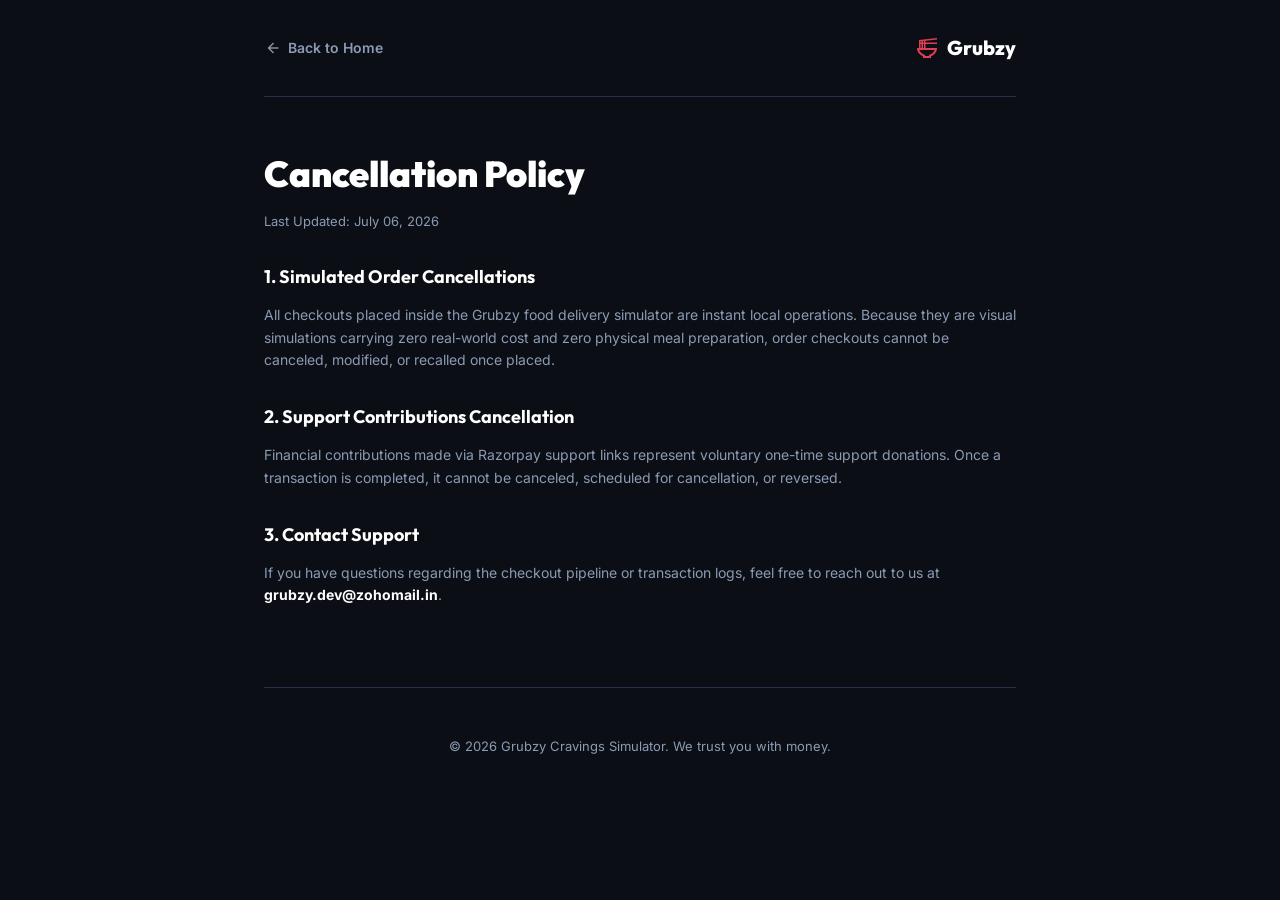
<file: cancellation.html>
<!DOCTYPE html>
<html lang="en">
<head>
  <meta charset="UTF-8">
  <meta name="viewport" content="width=device-width, initial-scale=1.0">
  <title>Cancellation Policy | Grubzy</title>
  <link rel="preconnect" href="https://fonts.googleapis.com">
  <link rel="preconnect" href="https://fonts.gstatic.com" crossorigin>
  <link href="https://fonts.googleapis.com/css2?family=Inter:wght@400;500;600;700&family=Outfit:wght@500;600;700;800;900&family=Material+Symbols+Outlined:opsz,wght,FILL,GRAD@24,400,0..1,0" rel="stylesheet">
  <link rel="stylesheet" href="styles.css">
</head>
<body class="dark-theme">

  <div class="policy-container">
    
    <header class="policy-header">
      <a href="index.html" class="back-link">
        <span class="material-symbols-outlined">arrow_back</span>
        Back to Home
      </a>
      <div class="brand">
        <span class="material-symbols-outlined logo-icon">ramen_dining</span>
        <h1>Grubzy</h1>
      </div>
    </header>

    <main class="policy-content">
      <h2>Cancellation Policy</h2>
      <p class="last-updated">Last Updated: July 06, 2026</p>

      <section class="policy-section">
        <h3>1. Simulated Order Cancellations</h3>
        <p>
          All checkouts placed inside the Grubzy food delivery simulator are instant local operations. Because they are visual simulations carrying zero real-world cost and zero physical meal preparation, order checkouts cannot be canceled, modified, or recalled once placed.
        </p>
      </section>

      <section class="policy-section">
        <h3>2. Support Contributions Cancellation</h3>
        <p>
          Financial contributions made via Razorpay support links represent voluntary one-time support donations. Once a transaction is completed, it cannot be canceled, scheduled for cancellation, or reversed.
        </p>
      </section>

      <section class="policy-section">
        <h3>3. Contact Support</h3>
        <p>
          If you have questions regarding the checkout pipeline or transaction logs, feel free to reach out to us at <strong>grubzy.dev@zohomail.in</strong>.
        </p>
      </section>
    </main>

    <footer class="landing-footer">
      <p>© 2026 Grubzy Cravings Simulator. We trust you with money.</p>
    </footer>

  </div>

</body>
</html>
</file>
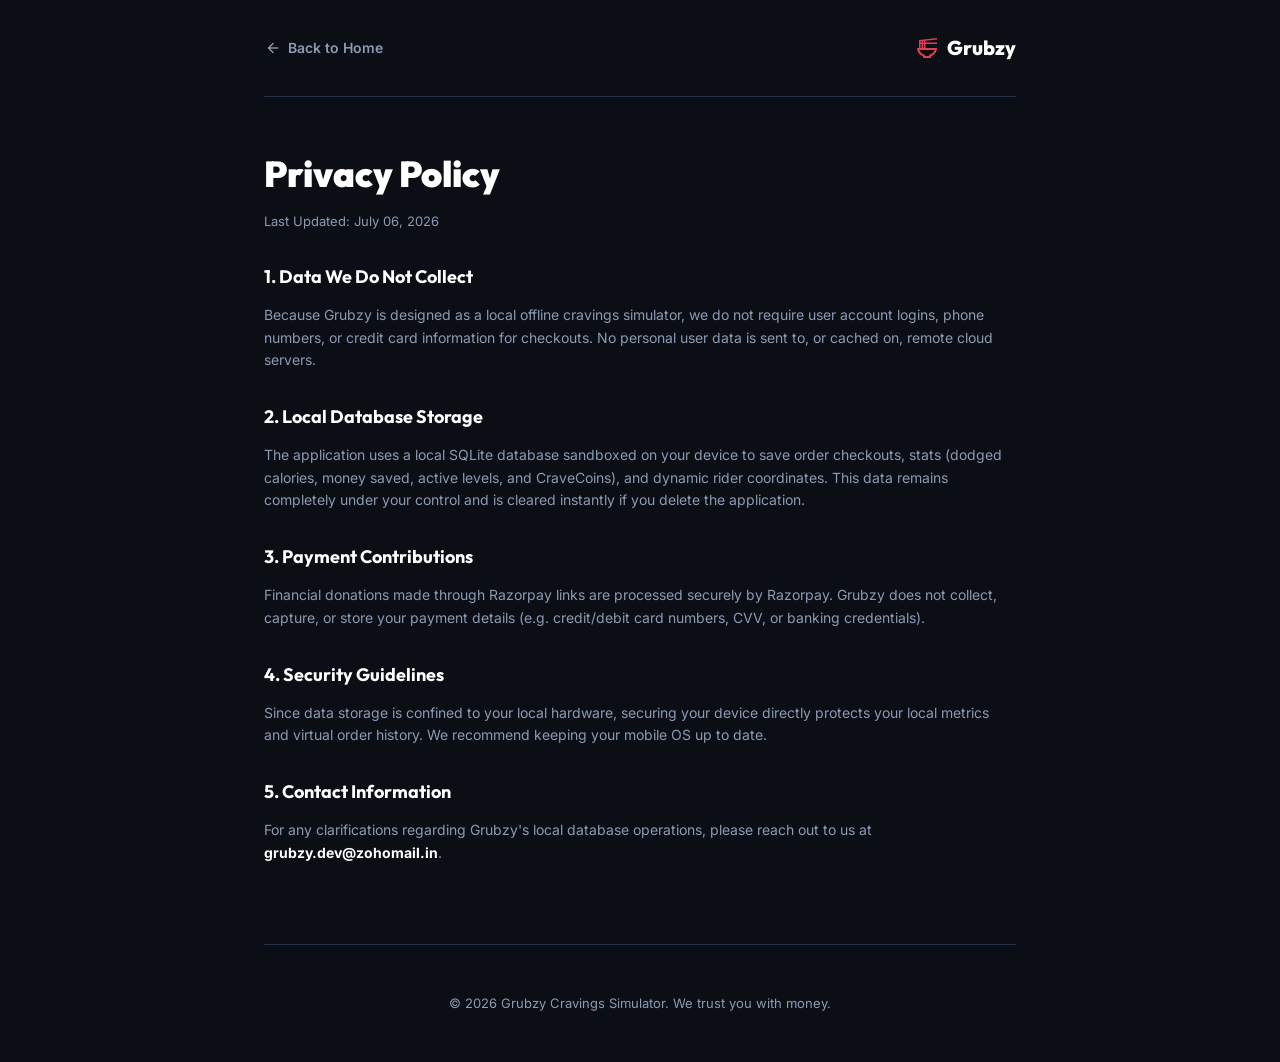
<file: privacy.html>
<!DOCTYPE html>
<html lang="en">

<head>
  <meta charset="UTF-8">
  <meta name="viewport" content="width=device-width, initial-scale=1.0">
  <title>Privacy Policy | Grubzy</title>
  <link rel="preconnect" href="https://fonts.googleapis.com">
  <link rel="preconnect" href="https://fonts.gstatic.com" crossorigin>
  <link
    href="https://fonts.googleapis.com/css2?family=Inter:wght@400;500;600;700&family=Outfit:wght@500;600;700;800;900&family=Material+Symbols+Outlined:opsz,wght,FILL,GRAD@24,400,0..1,0"
    rel="stylesheet">
  <link rel="stylesheet" href="styles.css">
</head>

<body class="dark-theme">

  <div class="policy-container">

    <header class="policy-header">
      <a href="index.html" class="back-link">
        <span class="material-symbols-outlined">arrow_back</span>
        Back to Home
      </a>
      <div class="brand">
        <span class="material-symbols-outlined logo-icon">ramen_dining</span>
        <h1>Grubzy</h1>
      </div>
    </header>

    <main class="policy-content">
      <h2>Privacy Policy</h2>
      <p class="last-updated">Last Updated: July 06, 2026</p>

      <section class="policy-section">
        <h3>1. Data We Do Not Collect</h3>
        <p>
          Because Grubzy is designed as a local offline cravings simulator, we do not require user account logins, phone
          numbers, or credit card information for checkouts. No personal user data is sent to, or cached on, remote
          cloud servers.
        </p>
      </section>

      <section class="policy-section">
        <h3>2. Local Database Storage</h3>
        <p>
          The application uses a local SQLite database sandboxed on your device to save order checkouts, stats (dodged
          calories, money saved, active levels, and CraveCoins), and dynamic rider coordinates. This data remains
          completely under your control and is cleared instantly if you delete the application.
        </p>
      </section>

      <section class="policy-section">
        <h3>3. Payment Contributions</h3>
        <p>
          Financial donations made through Razorpay links are processed securely by Razorpay. Grubzy does not collect,
          capture, or store your payment details (e.g. credit/debit card numbers, CVV, or banking credentials).
        </p>
      </section>

      <section class="policy-section">
        <h3>4. Security Guidelines</h3>
        <p>
          Since data storage is confined to your local hardware, securing your device directly protects your local
          metrics and virtual order history. We recommend keeping your mobile OS up to date.
        </p>
      </section>

      <section class="policy-section">
        <h3>5. Contact Information</h3>
        <p>
          For any clarifications regarding Grubzy's local database operations, please reach out to us at
          <strong>grubzy.dev@zohomail.in</strong>.
        </p>
      </section>
    </main>

    <footer class="landing-footer">
      <p>© 2026 Grubzy Cravings Simulator. We trust you with money.</p>
    </footer>

  </div>

</body>

</html>
</file>
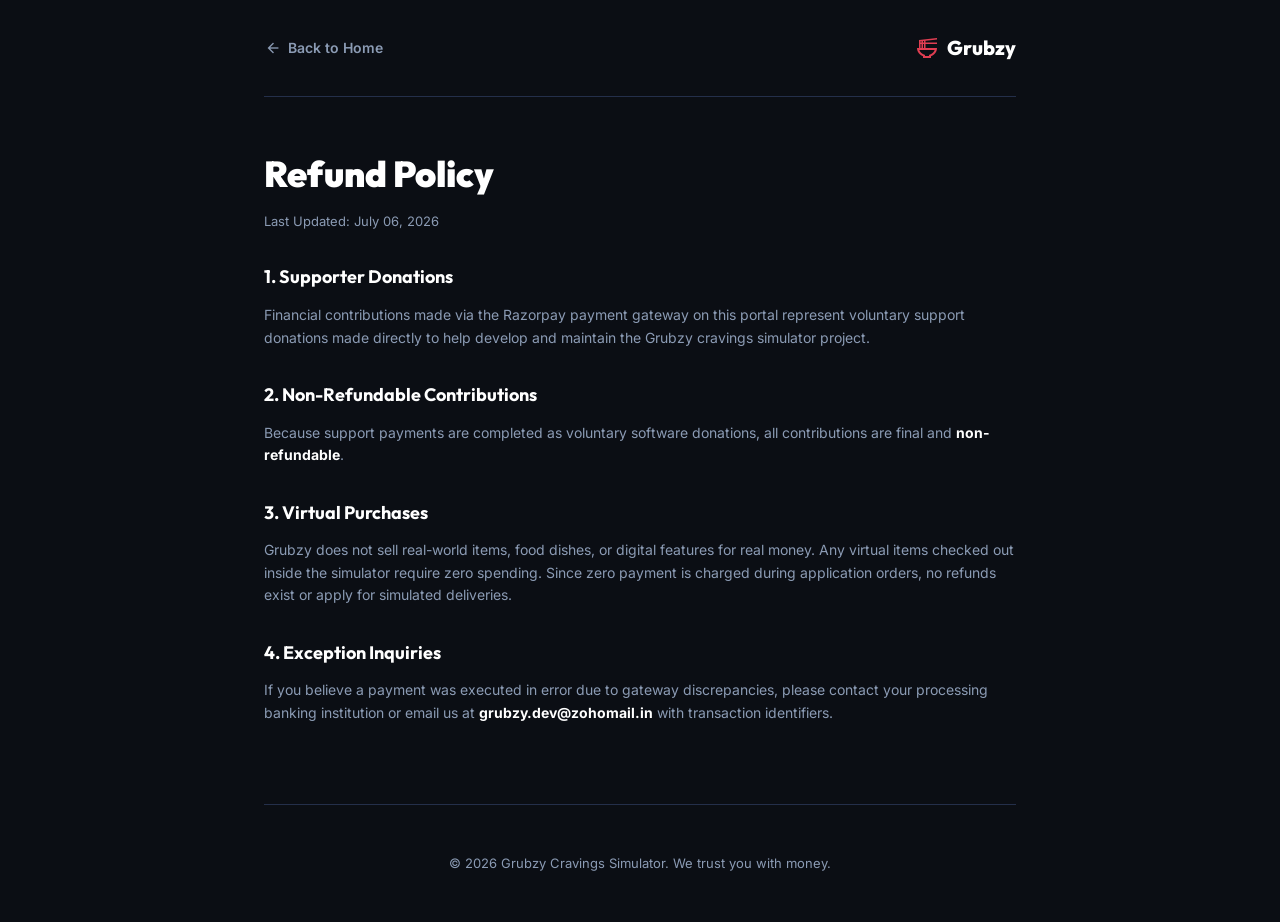
<file: refund.html>
<!DOCTYPE html>
<html lang="en">
<head>
  <meta charset="UTF-8">
  <meta name="viewport" content="width=device-width, initial-scale=1.0">
  <title>Refund Policy | Grubzy</title>
  <link rel="preconnect" href="https://fonts.googleapis.com">
  <link rel="preconnect" href="https://fonts.gstatic.com" crossorigin>
  <link href="https://fonts.googleapis.com/css2?family=Inter:wght@400;500;600;700&family=Outfit:wght@500;600;700;800;900&family=Material+Symbols+Outlined:opsz,wght,FILL,GRAD@24,400,0..1,0" rel="stylesheet">
  <link rel="stylesheet" href="styles.css">
</head>
<body class="dark-theme">

  <div class="policy-container">
    
    <header class="policy-header">
      <a href="index.html" class="back-link">
        <span class="material-symbols-outlined">arrow_back</span>
        Back to Home
      </a>
      <div class="brand">
        <span class="material-symbols-outlined logo-icon">ramen_dining</span>
        <h1>Grubzy</h1>
      </div>
    </header>

    <main class="policy-content">
      <h2>Refund Policy</h2>
      <p class="last-updated">Last Updated: July 06, 2026</p>

      <section class="policy-section">
        <h3>1. Supporter Donations</h3>
        <p>
          Financial contributions made via the Razorpay payment gateway on this portal represent voluntary support donations made directly to help develop and maintain the Grubzy cravings simulator project.
        </p>
      </section>

      <section class="policy-section">
        <h3>2. Non-Refundable Contributions</h3>
        <p>
          Because support payments are completed as voluntary software donations, all contributions are final and <strong>non-refundable</strong>.
        </p>
      </section>

      <section class="policy-section">
        <h3>3. Virtual Purchases</h3>
        <p>
          Grubzy does not sell real-world items, food dishes, or digital features for real money. Any virtual items checked out inside the simulator require zero spending. Since zero payment is charged during application orders, no refunds exist or apply for simulated deliveries.
        </p>
      </section>

      <section class="policy-section">
        <h3>4. Exception Inquiries</h3>
        <p>
          If you believe a payment was executed in error due to gateway discrepancies, please contact your processing banking institution or email us at <strong>grubzy.dev@zohomail.in</strong> with transaction identifiers.
        </p>
      </section>
    </main>

    <footer class="landing-footer">
      <p>© 2026 Grubzy Cravings Simulator. We trust you with money.</p>
    </footer>

  </div>

</body>
</html>
</file>
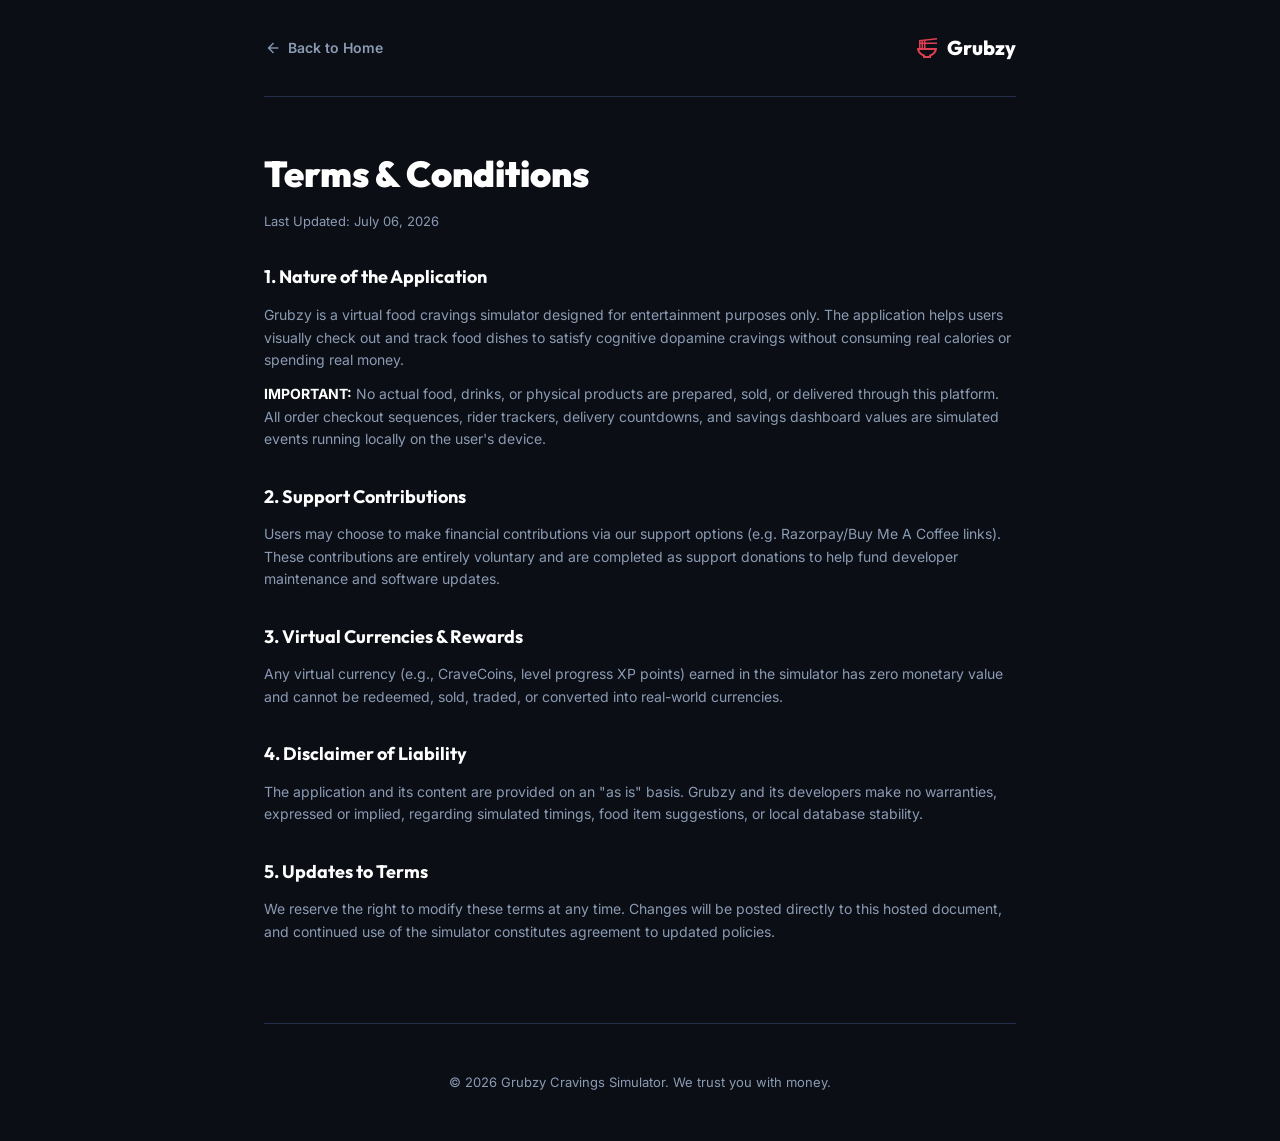
<file: terms.html>
<!DOCTYPE html>
<html lang="en">
<head>
  <meta charset="UTF-8">
  <meta name="viewport" content="width=device-width, initial-scale=1.0">
  <title>Terms & Conditions | Grubzy</title>
  <link rel="preconnect" href="https://fonts.googleapis.com">
  <link rel="preconnect" href="https://fonts.gstatic.com" crossorigin>
  <link href="https://fonts.googleapis.com/css2?family=Inter:wght@400;500;600;700&family=Outfit:wght@500;600;700;800;900&family=Material+Symbols+Outlined:opsz,wght,FILL,GRAD@24,400,0..1,0" rel="stylesheet">
  <link rel="stylesheet" href="styles.css">
</head>
<body class="dark-theme">

  <div class="policy-container">
    
    <header class="policy-header">
      <a href="index.html" class="back-link">
        <span class="material-symbols-outlined">arrow_back</span>
        Back to Home
      </a>
      <div class="brand">
        <span class="material-symbols-outlined logo-icon">ramen_dining</span>
        <h1>Grubzy</h1>
      </div>
    </header>

    <main class="policy-content">
      <h2>Terms & Conditions</h2>
      <p class="last-updated">Last Updated: July 06, 2026</p>

      <section class="policy-section">
        <h3>1. Nature of the Application</h3>
        <p>
          Grubzy is a virtual food cravings simulator designed for entertainment purposes only. The application helps users visually check out and track food dishes to satisfy cognitive dopamine cravings without consuming real calories or spending real money.
        </p>
        <p>
          <strong>IMPORTANT:</strong> No actual food, drinks, or physical products are prepared, sold, or delivered through this platform. All order checkout sequences, rider trackers, delivery countdowns, and savings dashboard values are simulated events running locally on the user's device.
        </p>
      </section>

      <section class="policy-section">
        <h3>2. Support Contributions</h3>
        <p>
          Users may choose to make financial contributions via our support options (e.g. Razorpay/Buy Me A Coffee links). These contributions are entirely voluntary and are completed as support donations to help fund developer maintenance and software updates.
        </p>
      </section>

      <section class="policy-section">
        <h3>3. Virtual Currencies & Rewards</h3>
        <p>
          Any virtual currency (e.g., CraveCoins, level progress XP points) earned in the simulator has zero monetary value and cannot be redeemed, sold, traded, or converted into real-world currencies.
        </p>
      </section>

      <section class="policy-section">
        <h3>4. Disclaimer of Liability</h3>
        <p>
          The application and its content are provided on an "as is" basis. Grubzy and its developers make no warranties, expressed or implied, regarding simulated timings, food item suggestions, or local database stability.
        </p>
      </section>

      <section class="policy-section">
        <h3>5. Updates to Terms</h3>
        <p>
          We reserve the right to modify these terms at any time. Changes will be posted directly to this hosted document, and continued use of the simulator constitutes agreement to updated policies.
        </p>
      </section>
    </main>

    <footer class="landing-footer">
      <p>© 2026 Grubzy Cravings Simulator. We trust you with money.</p>
    </footer>

  </div>

</body>
</html>
</file>
<file: styles.css>
/* ==========================================================================
   ZEPKIT LANDING PAGE STYLESHEET
   Curated design aesthetics matching Zepkit application visual guidelines.
   ========================================================================== */

:root {
  --primary-accent: #E03E52; /* Pink/Red branding */
  --success-green: #3EB489;  /* Mint success green */
  --dark-bg: #0B0E14;        /* Deep void background */
  --dark-surface: #121824;   /* Surface containers */
  --dark-surface-elevated: #1B2336; /* Hover frames */
  --dark-border: #242F4A;    /* Outlines */
  --text-primary: #FFFFFF;   /* Clear text */
  --text-secondary: #8B9BB4; /* Label colors */
  --border-radius: 20px;     /* Medium curvature */
}

* {
  box-sizing: border-box;
  margin: 0;
  padding: 0;
}

body.dark-theme {
  background-color: var(--dark-bg);
  color: var(--text-primary);
  font-family: 'Inter', sans-serif;
  line-height: 1.6;
  overflow-x: hidden;
}

/* Landing Container */
.landing-container {
  max-width: 1200px;
  margin: 0 auto;
  padding: 0 24px;
}

/* Header Section */
.landing-header {
  display: flex;
  justify-content: space-between;
  align-items: center;
  padding: 32px 0;
  border-bottom: 1px solid var(--dark-border);
}

.landing-header .brand {
  display: flex;
  align-items: center;
  gap: 12px;
}

.landing-header .brand h1 {
  font-family: 'Outfit', sans-serif;
  font-size: 26px;
  font-weight: 900;
  letter-spacing: -0.5px;
}

.landing-header .logo-icon {
  font-size: 32px;
  color: var(--primary-accent);
}

.landing-header .github-btn {
  display: inline-flex;
  align-items: center;
  gap: 8px;
  padding: 10px 20px;
  border-radius: 12px;
  background-color: var(--dark-surface);
  border: 1px solid var(--dark-border);
  color: var(--text-primary);
  text-decoration: none;
  font-weight: 600;
  font-size: 14px;
  transition: all 0.2s ease-in-out;
}

.landing-header .github-btn:hover {
  background-color: var(--dark-surface-elevated);
  border-color: var(--text-secondary);
}

/* Hero Section */
.hero-section {
  position: relative;
  text-align: center;
  padding: 96px 0 64px 0;
  display: flex;
  justify-content: center;
}

.glow-sphere {
  position: absolute;
  width: 300px;
  height: 300px;
  border-radius: 50%;
  filter: blur(120px);
  z-index: -1;
  opacity: 0.15;
}

.green-glow {
  background-color: var(--success-green);
  top: -50px;
  left: 20%;
}

.pink-glow {
  background-color: var(--primary-accent);
  bottom: -50px;
  right: 20%;
}

.hero-text-block {
  max-width: 760px;
}

.badge-promo {
  display: inline-block;
  padding: 6px 16px;
  background-color: rgba(224, 62, 82, 0.1);
  border: 1px solid rgba(224, 62, 82, 0.25);
  border-radius: 30px;
  font-size: 12px;
  font-weight: 700;
  color: var(--primary-accent);
  text-transform: uppercase;
  letter-spacing: 1px;
  margin-bottom: 24px;
}

.hero-title {
  font-family: 'Outfit', sans-serif;
  font-size: 56px;
  font-weight: 900;
  line-height: 1.15;
  letter-spacing: -1.5px;
  margin-bottom: 24px;
}

.gradient-text {
  background: linear-gradient(135deg, var(--primary-accent), var(--success-green));
  -webkit-background-clip: text;
  -webkit-text-fill-color: transparent;
}

.hero-subtitle {
  font-size: 17px;
  color: var(--text-secondary);
  margin-bottom: 40px;
  max-width: 640px;
  margin-left: auto;
  margin-right: auto;
}

/* Buy Me A Coffee Button Custom Style */
.cta-actions {
  display: flex;
  justify-content: center;
}

.bmc-btn {
  display: inline-flex;
  align-items: center;
  gap: 12px;
  padding: 14px 28px;
  border-radius: 16px;
  background-color: #FFDD00; /* Coffee brand gold */
  border: 2px solid #FFDD00;
  color: #000000;
  text-decoration: none;
  font-family: 'Outfit', sans-serif;
  font-weight: 800;
  font-size: 16px;
  box-shadow: 0 4px 20px rgba(255, 221, 0, 0.2);
  transition: all 0.2s cubic-bezier(0.4, 0, 0.2, 1);
  cursor: pointer;
  outline: none;
}

.bmc-btn:hover {
  transform: translateY(-2px);
  box-shadow: 0 6px 24px rgba(255, 221, 0, 0.35);
}

.bmc-btn img {
  height: 24px;
}

/* Mockup Gallery */
.mockup-gallery-section {
  padding: 64px 0;
}

.section-header {
  text-align: center;
  margin-bottom: 48px;
}

.section-header h3 {
  font-family: 'Outfit', sans-serif;
  font-size: 32px;
  font-weight: 800;
  letter-spacing: -0.5px;
  margin-bottom: 8px;
}

.section-header p {
  color: var(--text-secondary);
  font-size: 15px;
}

.mockups-grid {
  display: grid;
  grid-template-columns: repeat(3, 1fr);
  gap: 32px;
}

.phone-frame-card {
  display: flex;
  flex-direction: column;
  align-items: center;
}

.phone-frame {
  width: 320px;
  height: 640px;
  border-radius: 40px;
  border: 12px solid var(--dark-surface-elevated);
  background-color: var(--dark-bg);
  box-shadow: 0 20px 48px rgba(0, 0, 0, 0.5), 0 0 0 1px var(--dark-border);
  position: relative;
  overflow: hidden;
  margin-bottom: 16px;
}

.phone-notch {
  position: absolute;
  top: 0;
  left: 50%;
  transform: translateX(-50%);
  width: 140px;
  height: 25px;
  background-color: var(--dark-surface-elevated);
  border-bottom-left-radius: 16px;
  border-bottom-right-radius: 16px;
  z-index: 10;
}

.phone-screen {
  width: 100%;
  height: 100%;
  padding: 36px 16px 16px 16px;
  display: flex;
  flex-direction: column;
  background-color: var(--dark-bg);
}

.frame-caption {
  font-family: 'Outfit', sans-serif;
  font-size: 15px;
  font-weight: 700;
  color: var(--text-primary);
}

/* Simulated App Mock Contents */
.mock-app-header {
  display: flex;
  justify-content: space-between;
  align-items: center;
  padding-bottom: 12px;
  border-bottom: 1px solid var(--dark-border);
  margin-bottom: 12px;
}

.mock-app-header .material-symbols-outlined {
  font-size: 18px;
  color: var(--text-secondary);
}

.mock-app-title {
  font-family: 'Outfit', sans-serif;
  font-size: 14px;
  font-weight: 800;
  color: var(--text-primary);
}

.mock-app-body {
  flex: 1;
  display: flex;
  flex-direction: column;
}

.mock-search {
  display: flex;
  align-items: center;
  gap: 8px;
  padding: 8px 12px;
  background-color: var(--dark-surface);
  border: 1px solid var(--dark-border);
  border-radius: 8px;
  font-size: 11px;
  color: var(--text-secondary);
  margin-bottom: 16px;
}

.mock-search .material-symbols-outlined {
  font-size: 14px;
}

.mock-section-title {
  font-size: 11px;
  font-weight: 700;
  color: var(--text-secondary);
  margin-bottom: 8px;
  text-transform: uppercase;
  letter-spacing: 0.5px;
}

.mock-categories {
  display: flex;
  gap: 6px;
  margin-bottom: 16px;
}

.mock-chip {
  padding: 4px 10px;
  background-color: var(--dark-surface);
  border: 1px solid var(--dark-border);
  border-radius: 20px;
  font-size: 10px;
  font-weight: 600;
  color: var(--text-secondary);
}

.mock-chip.active {
  background-color: var(--primary-accent);
  border-color: var(--primary-accent);
  color: #FFFFFF;
}

.mock-restaurant-card {
  display: flex;
  gap: 12px;
  background-color: var(--dark-surface);
  border: 1px solid var(--dark-border);
  border-radius: 12px;
  padding: 10px;
  margin-bottom: 10px;
}

.mock-res-image {
  width: 50px;
  height: 50px;
  border-radius: 8px;
  background-size: cover;
  background-position: center;
}

.mock-res-details {
  display: flex;
  flex-direction: column;
  justify-content: center;
}

.mock-res-name {
  font-family: 'Outfit', sans-serif;
  font-size: 12px;
  font-weight: 800;
  color: #FFFFFF;
}

.mock-badge {
  font-size: 9px;
  color: var(--text-secondary);
}

.mock-badge-green {
  font-size: 9px;
  font-weight: 700;
  color: var(--success-green);
}

/* Tracker Mock Styles */
.mock-delivery-banner {
  background: linear-gradient(135deg, rgba(224, 62, 82, 0.15), rgba(62, 180, 137, 0.15));
  border: 1px solid rgba(224, 62, 82, 0.3);
  padding: 12px;
  border-radius: 12px;
  display: flex;
  gap: 10px;
  align-items: center;
  margin-bottom: 16px;
}

.mock-delivery-banner .material-symbols-outlined {
  color: var(--primary-accent);
  font-size: 20px;
}

.banner-h {
  font-family: 'Outfit', sans-serif;
  font-size: 12px;
  font-weight: 800;
}

.banner-d {
  font-size: 10px;
  color: var(--text-secondary);
}

.mock-timer-card {
  display: flex;
  align-items: center;
  gap: 12px;
  background-color: var(--dark-surface);
  border: 1px solid var(--dark-border);
  padding: 12px;
  border-radius: 12px;
  margin-bottom: 20px;
}

.timer-circle {
  width: 32px;
  height: 32px;
  border-radius: 50%;
  border: 2px solid var(--success-green);
  display: flex;
  justify-content: center;
  align-items: center;
}

.timer-circle .material-symbols-outlined {
  font-size: 16px;
  color: var(--success-green);
}

.timer-lbl {
  font-size: 9px;
  color: var(--text-secondary);
  font-weight: 600;
}

.timer-time {
  font-family: 'Outfit', sans-serif;
  font-size: 16px;
  font-weight: 900;
}

.mock-status-list {
  display: flex;
  flex-direction: column;
  gap: 14px;
}

.mock-status-row {
  display: flex;
  gap: 12px;
  align-items: flex-start;
  opacity: 0.3;
}

.mock-status-row.active {
  opacity: 1.0;
}

.mock-status-row .dot {
  width: 18px;
  height: 18px;
  border-radius: 50%;
  display: flex;
  justify-content: center;
  align-items: center;
  font-size: 10px;
  font-weight: 900;
}

.mock-status-row .dot.green {
  background-color: var(--success-green);
  color: #FFFFFF;
}

.mock-status-row .dot.orange {
  background-color: var(--primary-accent);
  color: #FFFFFF;
}

.mock-status-row .dot.grey {
  background-color: var(--dark-surface-elevated);
  border: 1px solid var(--dark-border);
  color: var(--text-secondary);
}

.status-h {
  font-size: 11px;
  font-weight: 700;
}

.status-d {
  font-size: 9px;
  color: var(--text-secondary);
}

/* Dashboard Mock Styles */
.mock-level-card {
  background-color: var(--dark-surface);
  border: 1px solid var(--dark-border);
  padding: 12px;
  border-radius: 12px;
  display: flex;
  gap: 12px;
  align-items: center;
  margin-bottom: 20px;
}

.level-badge {
  background-color: var(--primary-accent);
  padding: 8px 10px;
  border-radius: 8px;
  font-family: 'Outfit', sans-serif;
  font-size: 11px;
  font-weight: 900;
}

.level-progress {
  flex: 1;
}

.level-h {
  font-size: 11px;
  font-weight: 700;
}

.progress-bar {
  height: 6px;
  background-color: var(--dark-surface-elevated);
  border-radius: 3px;
  margin: 4px 0;
  overflow: hidden;
}

.bar-fill {
  height: 100%;
  background-color: var(--success-green);
}

.level-xp {
  font-size: 8px;
  color: var(--text-secondary);
}

.mock-stat-grid {
  display: grid;
  grid-template-columns: 1fr 1fr;
  gap: 12px;
  margin-bottom: 12px;
}

.mock-stat-box {
  background-color: var(--dark-surface);
  border: 1px solid var(--dark-border);
  border-radius: 12px;
  padding: 12px;
  display: flex;
  flex-direction: column;
  gap: 4px;
}

.mock-stat-box .icon {
  font-size: 18px;
  margin-bottom: 4px;
}

.mock-stat-box .icon.green { color: var(--success-green); }
.mock-stat-box .icon.pink { color: var(--primary-accent); }

.stat-v {
  font-family: 'Outfit', sans-serif;
  font-size: 15px;
  font-weight: 900;
}

.stat-l {
  font-size: 9px;
  color: var(--text-secondary);
}

.mock-stat-box-large {
  background-color: var(--dark-surface-elevated);
  border: 1px solid var(--dark-border);
  border-radius: 12px;
  padding: 12px;
  display: flex;
  gap: 12px;
  align-items: center;
}

.coin-badge-left .coin {
  font-size: 24px;
  color: #FFD700; /* Gold coin */
}

.coin-v {
  font-family: 'Outfit', sans-serif;
  font-size: 14px;
  font-weight: 900;
}

.coin-l {
  font-size: 9px;
  color: var(--text-secondary);
}

/* Guide Section */
.guide-section {
  padding: 48px 0;
}

.guide-box {
  background-color: var(--dark-surface);
  border: 1px solid var(--dark-border);
  border-radius: var(--border-radius);
  padding: 32px;
  box-shadow: 0 12px 30px rgba(0,0,0,0.2);
}

.guide-box h4 {
  font-family: 'Outfit', sans-serif;
  font-size: 18px;
  font-weight: 800;
  margin-bottom: 20px;
  display: flex;
  align-items: center;
  gap: 10px;
}

.guide-box h4 .icon {
  color: var(--success-green);
}

.guide-box ol {
  padding-left: 20px;
  display: flex;
  flex-direction: column;
  gap: 14px;
}

.guide-box li {
  font-size: 14px;
  color: var(--text-secondary);
}

.guide-box li strong {
  color: var(--text-primary);
}

.guide-box li code {
  background-color: var(--dark-surface-elevated);
  padding: 2px 6px;
  border-radius: 4px;
  font-family: monospace;
  color: var(--primary-accent);
}

.guide-box li a {
  color: var(--success-green);
  font-weight: 600;
  text-decoration: underline;
}

/* Footer Section */
.landing-footer {
  text-align: center;
  padding: 48px 0;
  border-top: 1px solid var(--dark-border);
  color: var(--text-secondary);
  font-size: 13px;
}

/* Footer policy link aesthetics */
.footer-policy-links {
  display: flex;
  justify-content: center;
  align-items: center;
  gap: 12px;
  margin-top: 16px;
  flex-wrap: wrap;
}

.footer-policy-links a {
  color: var(--text-secondary);
  font-size: 12px;
  text-decoration: none;
  transition: color 0.2s ease-in-out;
}

.footer-policy-links a:hover {
  color: var(--text-primary);
  text-decoration: underline;
}

.footer-policy-links .divider {
  color: var(--dark-border);
  font-size: 12px;
}

/* Policy Pages Layout */
.policy-container {
  max-width: 800px;
  margin: 0 auto;
  padding: 0 24px;
}

.policy-header {
  display: flex;
  justify-content: space-between;
  align-items: center;
  padding: 32px 0;
  border-bottom: 1px solid var(--dark-border);
}

.policy-header .brand {
  display: flex;
  align-items: center;
  gap: 8px;
}

.policy-header .brand h1 {
  font-family: 'Outfit', sans-serif;
  font-size: 20px;
  font-weight: 800;
}

.policy-header .logo-icon {
  font-size: 24px;
  color: var(--primary-accent);
}

.back-link {
  display: inline-flex;
  align-items: center;
  gap: 6px;
  color: var(--text-secondary);
  text-decoration: none;
  font-size: 14px;
  font-weight: 600;
  transition: color 0.2s ease-in-out;
}

.back-link:hover {
  color: var(--text-primary);
}

.back-link .material-symbols-outlined {
  font-size: 18px;
}

.policy-content {
  padding: 48px 0;
}

.policy-content h2 {
  font-family: 'Outfit', sans-serif;
  font-size: 36px;
  font-weight: 900;
  margin-bottom: 8px;
}

.last-updated {
  color: var(--text-secondary);
  font-size: 13px;
  margin-bottom: 32px;
}

.policy-section {
  margin-bottom: 32px;
}

.policy-section h3 {
  font-family: 'Outfit', sans-serif;
  font-size: 18px;
  font-weight: 700;
  color: var(--text-primary);
  margin-bottom: 12px;
}

.policy-section p {
  color: var(--text-secondary);
  font-size: 14px;
  margin-bottom: 12px;
  line-height: 1.6;
}

.policy-section strong {
  color: var(--text-primary);
}

/* Responsive Viewports */
@media (max-width: 1024px) {
  .mockups-grid {
    grid-template-columns: repeat(2, 1fr);
    gap: 24px;
  }
  .phone-frame-card:last-child {
    grid-column: span 2;
  }
}

@media (max-width: 768px) {
  .hero-title {
    font-size: 40px;
  }
  .mockups-grid {
    grid-template-columns: 1fr;
    gap: 32px;
  }
  .phone-frame-card:last-child {
    grid-column: span 1;
  }
  .landing-header {
    flex-direction: column;
    gap: 16px;
    padding: 24px 0;
  }
}
</file>
